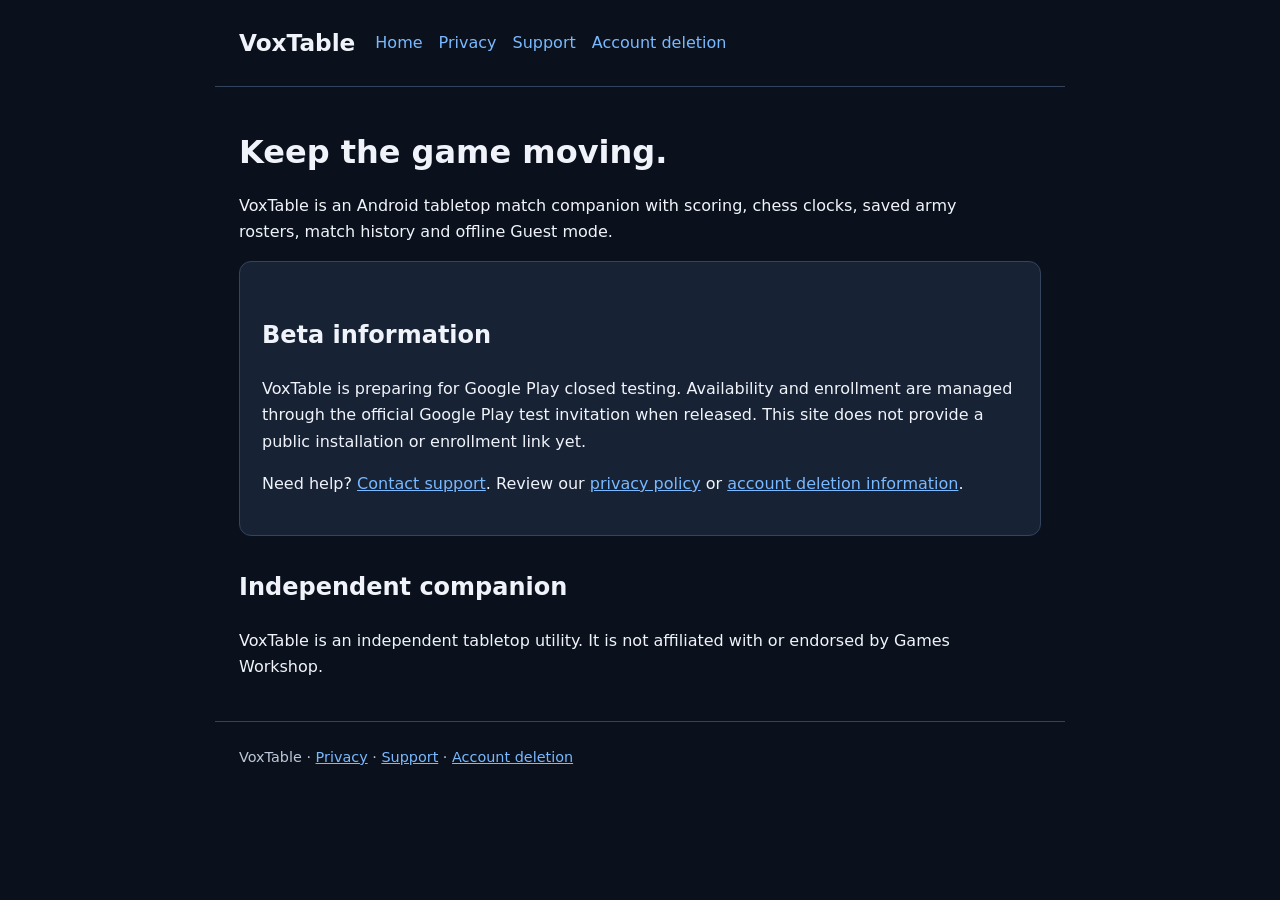
<file: index.html>
<!doctype html><html lang="en"><head><meta charset="utf-8"><meta name="viewport" content="width=device-width,initial-scale=1"><meta name="description" content="VoxTable Android tabletop match companion. Support, privacy, and account deletion information."><title>VoxTable | Android tabletop companion</title><link rel="stylesheet" href="style.css"></head><body><header><strong>VoxTable</strong><nav aria-label="Main navigation"><a href="./">Home</a><a href="privacy.html">Privacy</a><a href="support.html">Support</a><a href="delete-account.html">Account deletion</a></nav></header><main><h1>Keep the game moving.</h1><p>VoxTable is an Android tabletop match companion with scoring, chess clocks, saved army rosters, match history and offline Guest mode.</p><div class="panel"><h2>Beta information</h2><p>VoxTable is preparing for Google Play closed testing. Availability and enrollment are managed through the official Google Play test invitation when released. This site does not provide a public installation or enrollment link yet.</p><p>Need help? <a href="support.html">Contact support</a>. Review our <a href="privacy.html">privacy policy</a> or <a href="delete-account.html">account deletion information</a>.</p></div><h2>Independent companion</h2><p>VoxTable is an independent tabletop utility. It is not affiliated with or endorsed by Games Workshop.</p></main><footer>VoxTable · <a href="privacy.html">Privacy</a> · <a href="support.html">Support</a> · <a href="delete-account.html">Account deletion</a></footer></body></html>
</file>
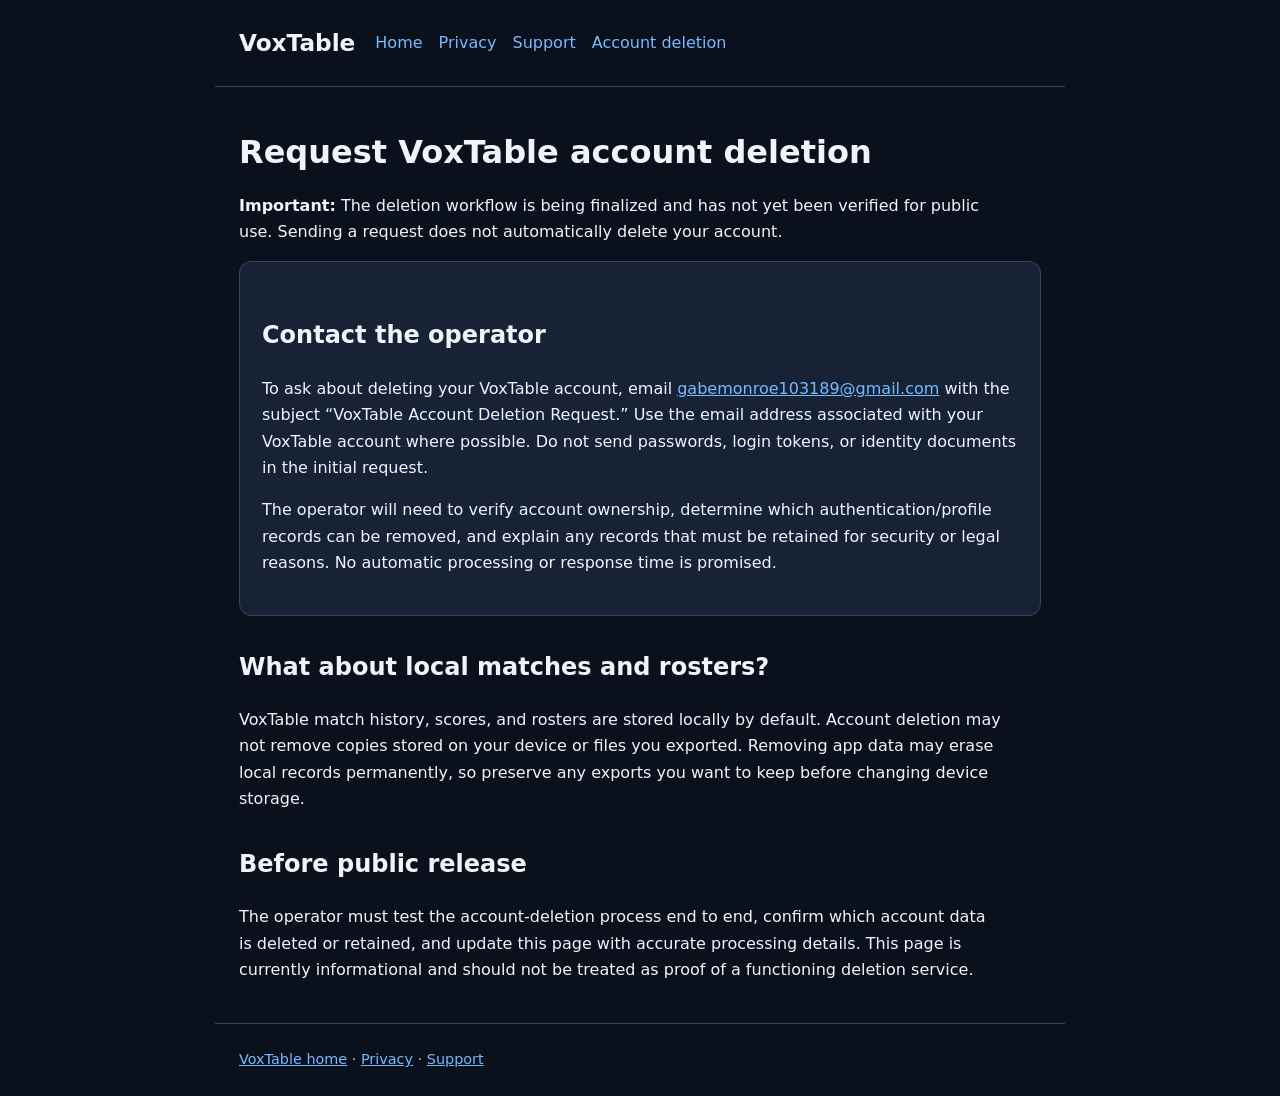
<file: delete-account.html>
<!doctype html><html lang="en"><head><meta charset="utf-8"><meta name="viewport" content="width=device-width,initial-scale=1"><title>Account deletion | VoxTable</title><link rel="stylesheet" href="style.css"></head><body><header><strong>VoxTable</strong><nav><a href="./">Home</a><a href="privacy.html">Privacy</a><a href="support.html">Support</a><a href="delete-account.html">Account deletion</a></nav></header><main><h1>Request VoxTable account deletion</h1><p><strong>Important:</strong> The deletion workflow is being finalized and has not yet been verified for public use. Sending a request does not automatically delete your account.</p><div class="panel"><h2>Contact the operator</h2><p>To ask about deleting your VoxTable account, email <a href="mailto:gabemonroe103189@gmail.com?subject=VoxTable%20Account%20Deletion%20Request">gabemonroe103189@gmail.com</a> with the subject “VoxTable Account Deletion Request.” Use the email address associated with your VoxTable account where possible. Do not send passwords, login tokens, or identity documents in the initial request.</p><p>The operator will need to verify account ownership, determine which authentication/profile records can be removed, and explain any records that must be retained for security or legal reasons. No automatic processing or response time is promised.</p></div><h2>What about local matches and rosters?</h2><p>VoxTable match history, scores, and rosters are stored locally by default. Account deletion may not remove copies stored on your device or files you exported. Removing app data may erase local records permanently, so preserve any exports you want to keep before changing device storage.</p><h2>Before public release</h2><p>The operator must test the account-deletion process end to end, confirm which account data is deleted or retained, and update this page with accurate processing details. This page is currently informational and should not be treated as proof of a functioning deletion service.</p></main><footer><a href="./">VoxTable home</a> · <a href="privacy.html">Privacy</a> · <a href="support.html">Support</a></footer></body></html>
</file>
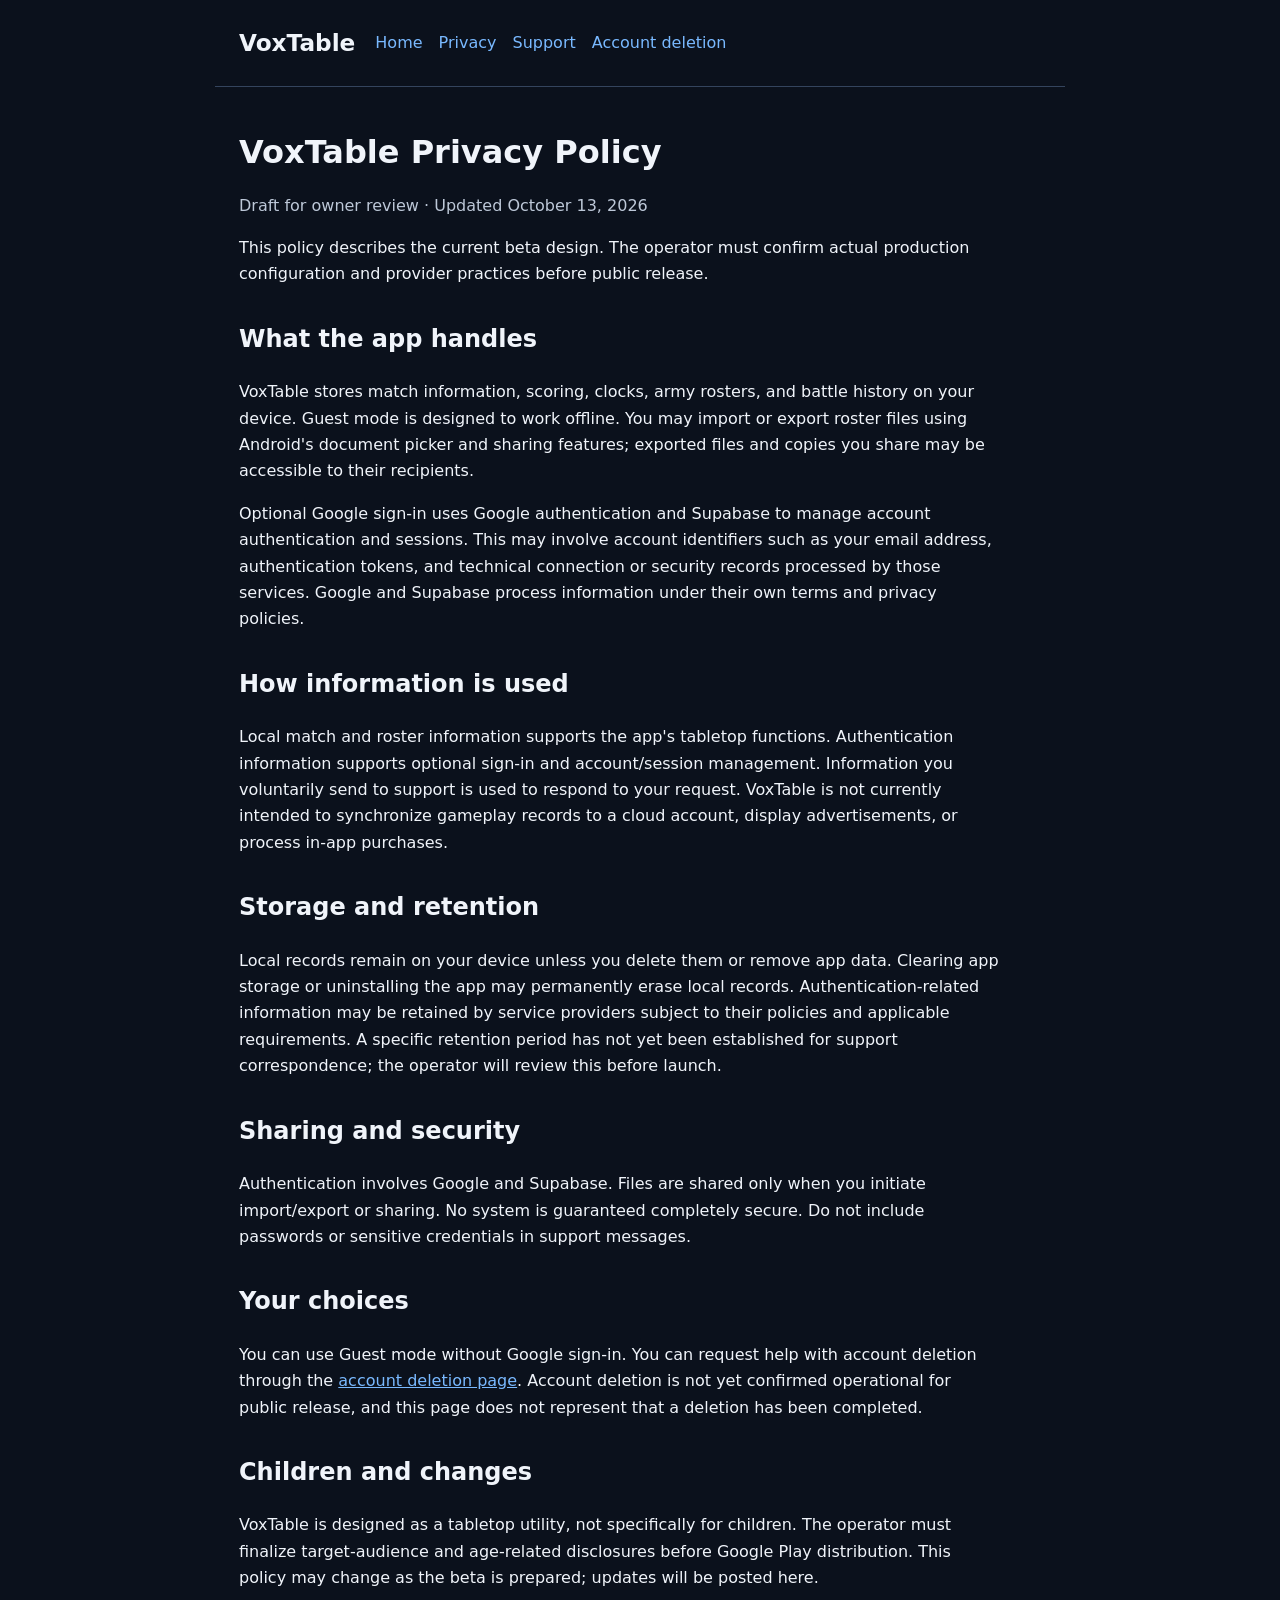
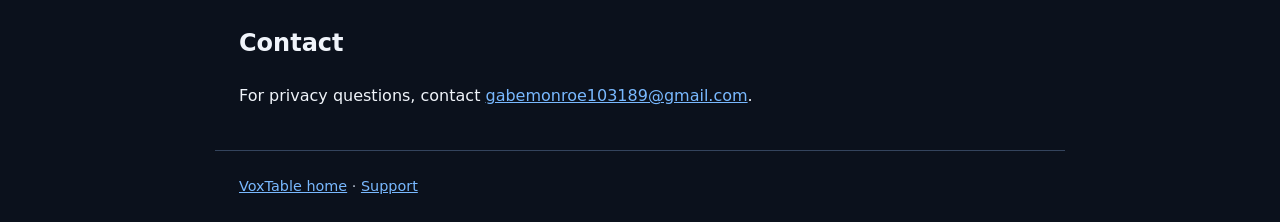
<file: privacy.html>
<!doctype html><html lang="en"><head><meta charset="utf-8"><meta name="viewport" content="width=device-width,initial-scale=1"><title>Privacy Policy | VoxTable</title><link rel="stylesheet" href="style.css"></head><body><header><strong>VoxTable</strong><nav><a href="./">Home</a><a href="privacy.html">Privacy</a><a href="support.html">Support</a><a href="delete-account.html">Account deletion</a></nav></header><main><h1>VoxTable Privacy Policy</h1><p class="muted">Draft for owner review · Updated October 13, 2026</p><p>This policy describes the current beta design. The operator must confirm actual production configuration and provider practices before public release.</p><h2>What the app handles</h2><p>VoxTable stores match information, scoring, clocks, army rosters, and battle history on your device. Guest mode is designed to work offline. You may import or export roster files using Android's document picker and sharing features; exported files and copies you share may be accessible to their recipients.</p><p>Optional Google sign-in uses Google authentication and Supabase to manage account authentication and sessions. This may involve account identifiers such as your email address, authentication tokens, and technical connection or security records processed by those services. Google and Supabase process information under their own terms and privacy policies.</p><h2>How information is used</h2><p>Local match and roster information supports the app's tabletop functions. Authentication information supports optional sign-in and account/session management. Information you voluntarily send to support is used to respond to your request. VoxTable is not currently intended to synchronize gameplay records to a cloud account, display advertisements, or process in-app purchases.</p><h2>Storage and retention</h2><p>Local records remain on your device unless you delete them or remove app data. Clearing app storage or uninstalling the app may permanently erase local records. Authentication-related information may be retained by service providers subject to their policies and applicable requirements. A specific retention period has not yet been established for support correspondence; the operator will review this before launch.</p><h2>Sharing and security</h2><p>Authentication involves Google and Supabase. Files are shared only when you initiate import/export or sharing. No system is guaranteed completely secure. Do not include passwords or sensitive credentials in support messages.</p><h2>Your choices</h2><p>You can use Guest mode without Google sign-in. You can request help with account deletion through the <a href="delete-account.html">account deletion page</a>. Account deletion is not yet confirmed operational for public release, and this page does not represent that a deletion has been completed.</p><h2>Children and changes</h2><p>VoxTable is designed as a tabletop utility, not specifically for children. The operator must finalize target-audience and age-related disclosures before Google Play distribution. This policy may change as the beta is prepared; updates will be posted here.</p><h2>Contact</h2><p>For privacy questions, contact <a href="mailto:gabemonroe103189@gmail.com?subject=VoxTable%20privacy">gabemonroe103189@gmail.com</a>.</p></main><footer><a href="./">VoxTable home</a> · <a href="support.html">Support</a></footer></body></html>
</file>
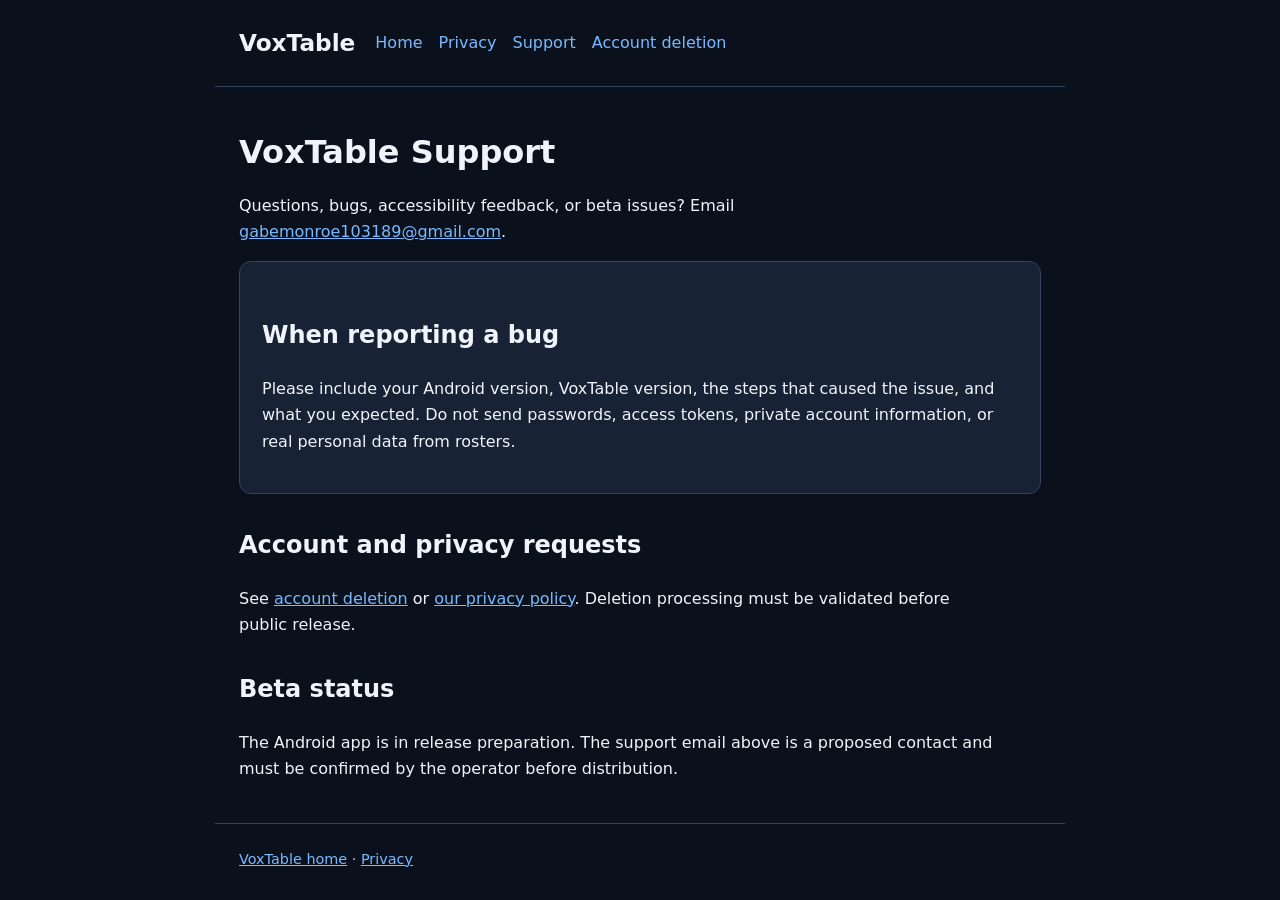
<file: support.html>
<!doctype html><html lang="en"><head><meta charset="utf-8"><meta name="viewport" content="width=device-width,initial-scale=1"><title>Support | VoxTable</title><link rel="stylesheet" href="style.css"></head><body><header><strong>VoxTable</strong><nav><a href="./">Home</a><a href="privacy.html">Privacy</a><a href="support.html">Support</a><a href="delete-account.html">Account deletion</a></nav></header><main><h1>VoxTable Support</h1><p>Questions, bugs, accessibility feedback, or beta issues? Email <a href="mailto:gabemonroe103189@gmail.com?subject=VoxTable%20Support">gabemonroe103189@gmail.com</a>.</p><div class="panel"><h2>When reporting a bug</h2><p>Please include your Android version, VoxTable version, the steps that caused the issue, and what you expected. Do not send passwords, access tokens, private account information, or real personal data from rosters.</p></div><h2>Account and privacy requests</h2><p>See <a href="delete-account.html">account deletion</a> or <a href="privacy.html">our privacy policy</a>. Deletion processing must be validated before public release.</p><h2>Beta status</h2><p>The Android app is in release preparation. The support email above is a proposed contact and must be confirmed by the operator before distribution.</p></main><footer><a href="./">VoxTable home</a> · <a href="privacy.html">Privacy</a></footer></body></html>
</file>
<file: style.css>
:root{color-scheme:dark;--bg:#0b111c;--panel:#172235;--text:#f0f4fa;--muted:#bdc8d8;--accent:#79b9ff}*{box-sizing:border-box}body{margin:0;background:var(--bg);color:var(--text);font:16px/1.65 system-ui,-apple-system,Segoe UI,sans-serif}header,main,footer{max-width:850px;margin:auto;padding:24px}header{display:flex;gap:20px;align-items:center;flex-wrap:wrap;border-bottom:1px solid #34445d}header strong{font-size:1.45rem}nav{display:flex;gap:16px;flex-wrap:wrap}a{color:var(--accent)}nav a{text-decoration:none}nav a:hover{text-decoration:underline}h1{font-size:2rem;line-height:1.2}h2{margin-top:32px}p,li{max-width:75ch}.panel{background:var(--panel);padding:22px;border:1px solid #34445d;border-radius:12px}.muted,footer{color:var(--muted)}footer{border-top:1px solid #34445d;font-size:.9rem}button{font:inherit}a:focus-visible{outline:2px solid #fff;outline-offset:4px}
</file>
